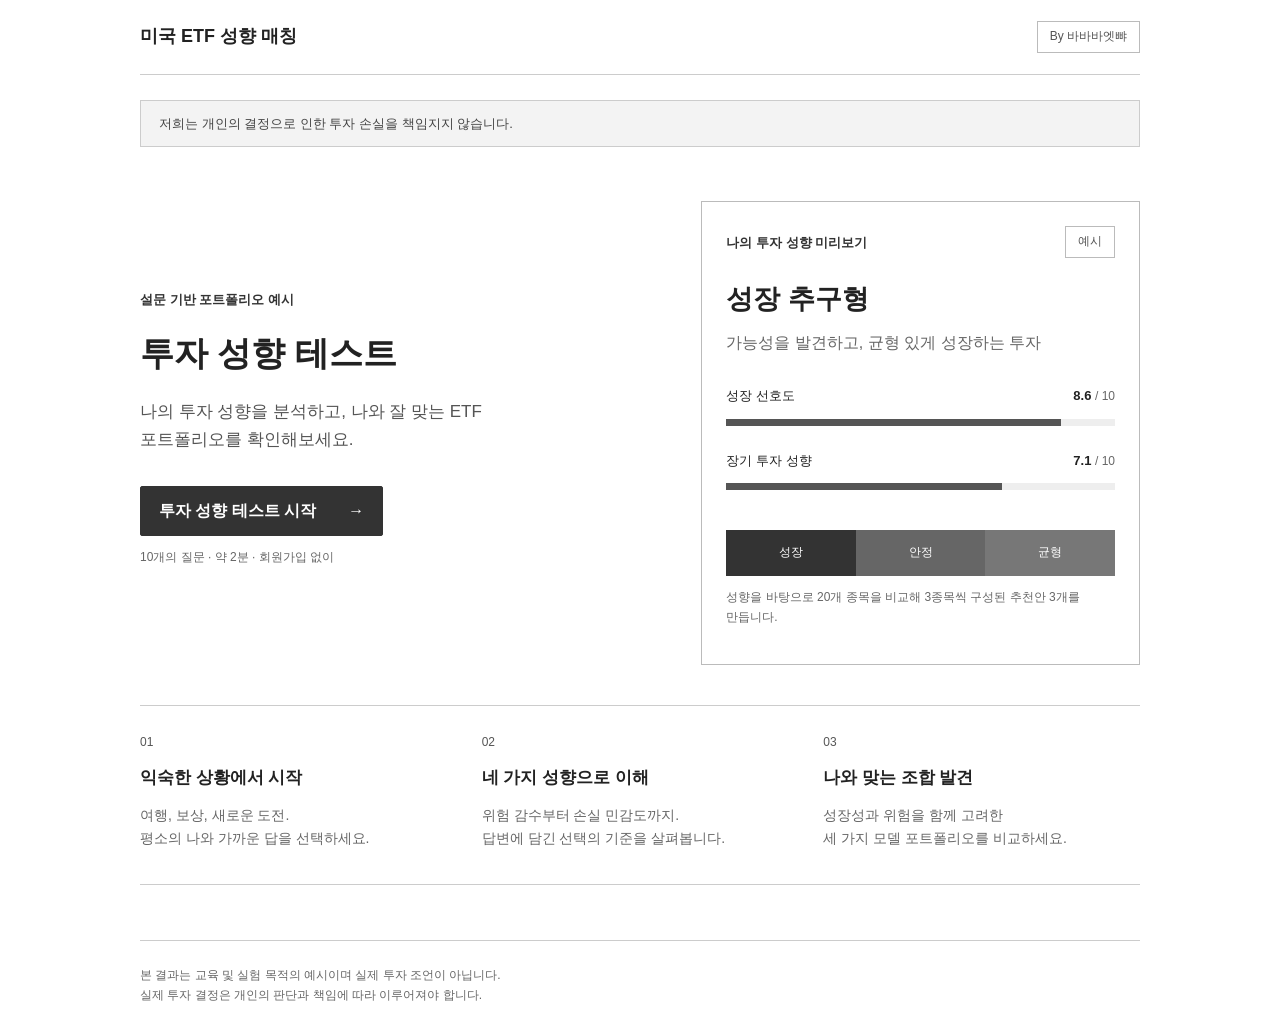
<file: index.html>
<!doctype html><html lang="ko"><head><meta charset="utf-8"><meta name="viewport" content="width=device-width,initial-scale=1"><title>미국 ETF 성향 매칭</title><meta name="description" content="10가지 일상 속 선택으로 알아보는 투자 성향과 교육용 모델 포트폴리오"><link rel="stylesheet" href="./static/css/style.css"><script defer src="./static/js/pages-data.js"></script><script defer src="./static/js/pages-logic.js"></script><script defer src="./static/js/pages.js"></script></head><body><header><a class="brand" href="#home"><span class="brand-mark">↗</span> 미국 ETF 성향 매칭</a><span class="pill">By 바바바엣뺘</span></header><main><div class="notice">저희는 개인의 결정으로 인한 투자 손실을 책임지지 않습니다.</div><div id="view-home">
<section class="hero"><div><span class="eyebrow">설문 기반 포트폴리오 예시</span><h1>투자 성향 테스트</h1><p class="lead">나의 투자 성향을 분석하고, 나와 잘 맞는 ETF 포트폴리오를 확인해보세요.</p><a class="button" href="#test">투자 성향 테스트 시작 <span>→</span></a><p class="muted small">10개의 질문 · 약 2분 · 회원가입 없이</p></div>
<div class="preview card"><div class="row"><span class="eyebrow">나의 투자 성향 미리보기</span><span class="pill">예시</span></div><h2>성장 추구형</h2><p class="muted">가능성을 발견하고, 균형 있게 성장하는 투자</p><div class="sample-bars"><div><span>성장 선호도</span><b>8.6 <small>/ 10</small></b></div><progress max="10" value="8.6"></progress><div><span>장기 투자 성향</span><b>7.1 <small>/ 10</small></b></div><progress max="10" value="7.1"></progress></div><div class="mini-allocation"><span>성장</span><span>안정</span><span>균형</span></div><p class="small muted">성향을 바탕으로 20개 종목을 비교해 3종목씩 구성된 추천안 3개를 만듭니다.</p></div></section>
<section class="features"><div><span>01</span><h3>익숙한 상황에서 시작</h3><p>여행, 보상, 새로운 도전.<br>평소의 나와 가까운 답을 선택하세요.</p></div><div><span>02</span><h3>네 가지 성향으로 이해</h3><p>위험 감수부터 손실 민감도까지.<br>답변에 담긴 선택의 기준을 살펴봅니다.</p></div><div><span>03</span><h3>나와 맞는 조합 발견</h3><p>성장성과 위험을 함께 고려한<br>세 가지 모델 포트폴리오를 비교하세요.</p></div></section><p class="small muted"></p>
</div><div id="view-test" hidden><section class="narrow"><div class="page-heading"><span class="eyebrow">나를 알아보는 10가지 선택</span><h1>평소의 나와<br>가장 가까운 답을 골라주세요.</h1><p class="muted">정답은 없어요. 편안하게 선택해주세요.</p></div><form id="quiz" class="card">
<div class="row"><strong id="question-count">질문 1 / 10</strong><span class="muted small">투자 성향 테스트</span></div><progress id="quiz-progress" max="10" value="1"></progress>
<fieldset data-question="0" ><legend>친구와 여행을 간다면 어떤 쪽이 더 끌리나요?</legend><label class="option"><input type="radio" name="q1" value="0"><span class="option-letter">A</span><span>일정과 숙소가 모두 확정된 편안한 여행</span></label><label class="option"><input type="radio" name="q1" value="1"><span class="option-letter">B</span><span>계획은 있지만 즉흥적인 선택도 가능한 여행</span></label><label class="option"><input type="radio" name="q1" value="2"><span class="option-letter">C</span><span>변수는 많지만 특별한 경험을 할 수 있는 여행</span></label></fieldset><fieldset data-question="1" hidden><legend>두 가지 이상의 보상 중 하나를 고를 수 있다면?</legend><label class="option"><input type="radio" name="q2" value="0"><span class="option-letter">A</span><span>무조건 5만 원</span></label><label class="option"><input type="radio" name="q2" value="1"><span class="option-letter">B</span><span>50% 확률로 12만 원</span></label><label class="option"><input type="radio" name="q2" value="2"><span class="option-letter">C</span><span>20% 확률로 30만 원</span></label></fieldset><fieldset data-question="2" hidden><legend>사고 싶은 10만 원짜리 물건이 6개월 뒤 7만 원이 된다면?</legend><label class="option"><input type="radio" name="q3" value="0"><span class="option-letter">A</span><span>지금 산다</span></label><label class="option"><input type="radio" name="q3" value="1"><span class="option-letter">B</span><span>조금 고민한다</span></label><label class="option"><input type="radio" name="q3" value="2"><span class="option-letter">C</span><span>6개월 기다린다</span></label></fieldset><fieldset data-question="3" hidden><legend>게임에서 아이템 강화에 실패하면 아이템이 사라질 수도 있다면?</legend><label class="option"><input type="radio" name="q4" value="0"><span class="option-letter">A</span><span>안전한 단계에서 멈춘다</span></label><label class="option"><input type="radio" name="q4" value="1"><span class="option-letter">B</span><span>성공 확률을 보고 몇 번 더 시도한다</span></label><label class="option"><input type="radio" name="q4" value="2"><span class="option-letter">C</span><span>성공하면 강해지므로 계속 도전한다</span></label></fieldset><fieldset data-question="4" hidden><legend>새로운 프로젝트를 고를 때 어떤 쪽이 더 끌리나요?</legend><label class="option"><input type="radio" name="q5" value="0"><span class="option-letter">A</span><span>결과가 예측 가능하고 안정적인 프로젝트</span></label><label class="option"><input type="radio" name="q5" value="1"><span class="option-letter">B</span><span>안정성과 가능성이 적당히 섞인 프로젝트</span></label><label class="option"><input type="radio" name="q5" value="2"><span class="option-letter">C</span><span>실패할 수 있지만 성공하면 크게 주목받는 프로젝트</span></label></fieldset><fieldset data-question="5" hidden><legend>100만 원을 받았는데 당장 쓸 필요는 없다면?</legend><label class="option"><input type="radio" name="q6" value="0"><span class="option-letter">A</span><span>언제든 사용할 수 있는 곳에 둔다</span></label><label class="option"><input type="radio" name="q6" value="1"><span class="option-letter">B</span><span>일부는 보관하고 일부는 장기적으로 묶는다</span></label><label class="option"><input type="radio" name="q6" value="2"><span class="option-letter">C</span><span>오래 기다려도 더 큰 보상을 기대하는 곳에 둔다</span></label></fieldset><fieldset data-question="6" hidden><legend>내가 선택한 것이 20% 정도 손해를 봤다면?</legend><label class="option"><input type="radio" name="q7" value="0"><span class="option-letter">A</span><span>더 큰 손실이 걱정되어 바로 정리한다</span></label><label class="option"><input type="radio" name="q7" value="1"><span class="option-letter">B</span><span>상황을 다시 확인한 후 결정한다</span></label><label class="option"><input type="radio" name="q7" value="2"><span class="option-letter">C</span><span>장기적인 가능성이 있다면 계속 기다린다</span></label></fieldset><fieldset data-question="7" hidden><legend>새로운 기술 제품이 출시되었을 때 나는?</legend><label class="option"><input type="radio" name="q8" value="0"><span class="option-letter">A</span><span>충분히 검증된 후 구매한다</span></label><label class="option"><input type="radio" name="q8" value="1"><span class="option-letter">B</span><span>후기와 평가를 본 뒤 구매한다</span></label><label class="option"><input type="radio" name="q8" value="2"><span class="option-letter">C</span><span>새로운 기술이면 초기부터 사용한다</span></label></fieldset><fieldset data-question="8" hidden><legend>직업을 고른다면 어떤 쪽이 더 끌리나요?</legend><label class="option"><input type="radio" name="q9" value="0"><span class="option-letter">A</span><span>연봉은 일정하지만 매우 안정적인 직업</span></label><label class="option"><input type="radio" name="q9" value="1"><span class="option-letter">B</span><span>안정성과 성과 보상이 적당히 섞인 직업</span></label><label class="option"><input type="radio" name="q9" value="2"><span class="option-letter">C</span><span>수입 변동은 크지만 성공하면 많이 벌 수 있는 직업</span></label></fieldset><fieldset data-question="9" hidden><legend>계획대로 일이 진행되지 않을 때 나는?</legend><label class="option"><input type="radio" name="q10" value="0"><span class="option-letter">A</span><span>최대한 원래 계획으로 돌아가려고 한다</span></label><label class="option"><input type="radio" name="q10" value="1"><span class="option-letter">B</span><span>상황을 보고 유연하게 수정한다</span></label><label class="option"><input type="radio" name="q10" value="2"><span class="option-letter">C</span><span>예상 밖의 변화도 새로운 기회라고 생각한다</span></label></fieldset>
<div class="quiz-nav"><button class="secondary" type="button" id="previous" disabled>← 이전</button><button type="button" id="next">다음 질문 →</button></div><p id="quiz-error" class="error" role="alert"></p></form><p class="small muted">이 테스트는 브라우저 안에서만 분석하며 답변을 외부로 전송하지 않습니다.<br>투자 예정 금액은 브라우저에서만 계산하며 전송하지 않습니다.</p><noscript>설문 진행을 위해 JavaScript를 활성화해주세요.</noscript></section></div><div id="view-analyzing" hidden><section class="narrow analysis card" id="analysis"><div class="spinner" aria-hidden="true"></div><span class="eyebrow">나의 선택을 연결하는 중</span><h1 id="analysis-title" aria-live="polite">투자 성향을 분석하고 있습니다...</h1><p class="muted">답변에 담긴 성향과 종목의 특성을 차근차근 비교합니다.</p><ol class="steps"><li id="stage-profile" class="active">투자 성향 분석 중</li><li id="stage-portfolio">ETF 데이터 비교 및 포트폴리오 구성 대기</li></ol><progress id="analysis-progress" value="15" max="100"></progress><p class="small muted">분석 진행 중</p><p id="analysis-error" class="error" role="alert"></p><a href="#test" class="secondary">테스트로 돌아가기</a></section></div><div id="view-result" hidden></div><noscript>테스트를 이용하려면 브라우저의 JavaScript를 활성화해주세요.</noscript></main><footer>본 결과는 교육 및 실험 목적의 예시이며 실제 투자 조언이 아닙니다.<br>실제 투자 결정은 개인의 판단과 책임에 따라 이루어져야 합니다.</footer></body></html>
</file>
<file: static/css/style.css>
:root{--ink:#162e3d;--muted:#70818b;--teal:#087e85;--blue:#417bce;--line:#deE7e9;--bg:#f5f8f8}*{box-sizing:border-box}body{margin:0;background:var(--bg);color:var(--ink);font-family:Pretendard,-apple-system,BlinkMacSystemFont,"Apple SD Gothic Neo","Noto Sans KR",sans-serif;line-height:1.65;word-break:keep-all}header,main,footer{max-width:1160px;margin:auto}header{height:96px;display:flex;align-items:center;justify-content:space-between;border-bottom:1px solid var(--line)}a{color:inherit;text-decoration:none}button,input{font:inherit}button,.button{cursor:pointer;border:0;background:var(--teal);color:white;border-radius:12px;padding:16px 24px;font-weight:700;display:inline-flex;gap:32px;align-items:center;justify-content:center;transition:background .2s}button:hover,.button:hover{background:#05636a}.button{margin-top:20px}button:disabled{opacity:.4;cursor:default}.brand{display:flex;align-items:center;gap:10px;font-weight:800;font-size:19px}.brand-mark{background:var(--teal);color:white;width:34px;height:34px;border-radius:10px;text-align:center;font-size:26px;line-height:34px}.pill{border:1px solid var(--line);background:#fff;border-radius:30px;padding:5px 12px;font-size:12px;color:var(--muted);white-space:nowrap}main{min-height:65vh;padding-top:25px}.notice{background:#eaf3f3;color:#38666b;border:1px solid #d6e7e8;font-size:13px;padding:12px 18px;border-radius:10px;margin-bottom:24px}.hero{display:grid;grid-template-columns:1.2fr 1fr;gap:70px;align-items:center;padding:55px 0 65px}.eyebrow{font-size:13px;color:var(--teal);font-weight:750;letter-spacing:.04em}h1{font-size:44px;line-height:1.3;letter-spacing:-1.8px;margin:18px 0 23px}em{color:var(--teal);font-style:normal}h2{font-size:27px;letter-spacing:-.8px;line-height:1.4}h3{font-size:20px}p{margin:12px 0}.lead{font-size:17px;color:#586d78;max-width:440px}.muted,small{color:var(--muted)}.small,small{font-size:12px}small{font-weight:400}.card{background:white;border:1px solid var(--line);border-radius:22px;padding:32px;box-shadow:0 12px 35px #17353b05}.preview{box-shadow:0 20px 55px #123a4510;transform:rotate(-1deg)}.preview h2{font-size:31px;margin-bottom:8px}.row{display:flex;justify-content:space-between;align-items:center;gap:12px}.sample-bars{padding:16px 0}.sample-bars>div{display:flex;justify-content:space-between;font-size:13px}progress{appearance:none;width:100%;height:8px;border:none;border-radius:8px;overflow:hidden;display:block;margin:12px 0 24px;background:#eef2f3}progress::-webkit-progress-bar{background:#eef2f3}progress::-webkit-progress-value{background:var(--teal);border-radius:8px}progress::-moz-progress-bar{background:var(--teal)}.mini-allocation{display:flex;border-radius:9px;overflow:hidden}.mini-allocation span{padding:13px;width:33.333%;background:var(--teal);color:white;text-align:center;font-size:12px}.mini-allocation span:nth-child(2){background:var(--blue)}.mini-allocation span:nth-child(3){background:#a6c9d1}.features{display:grid;grid-template-columns:repeat(3,1fr);border-top:1px solid var(--line);border-bottom:1px solid var(--line);padding:30px 0;gap:45px}.features span{font-size:12px;color:var(--teal)}.features h3{font-size:17px;margin:10px 0}.features p{font-size:14px;color:var(--muted)}footer{margin:55px auto 30px;padding-top:25px;border-top:1px solid var(--line);font-size:12px;color:var(--muted)}.narrow{max-width:730px;margin:25px auto 0}.page-heading h1{font-size:32px}.page-heading{margin-bottom:30px}fieldset{border:0;padding:15px 0;margin:0;min-width:0}fieldset[hidden]{display:none}legend{font-size:22px;font-weight:700;line-height:1.5;margin-bottom:18px}.option{display:flex;align-items:center;gap:14px;padding:17px 16px;border:1px solid var(--line);border-radius:12px;margin:12px 0;cursor:pointer;font-size:15px}.option input{accent-color:var(--teal);width:17px;height:17px;flex-shrink:0}.option:has(input:checked){border-color:var(--teal);background:#eff8f7}.option-letter{color:var(--teal);font-size:12px;font-weight:700}.quiz-nav{display:flex;justify-content:space-between;gap:12px;margin-top:22px}.secondary{background:white;color:var(--ink);border:1px solid var(--line);border-radius:10px;padding:11px 16px;font-size:13px;display:inline-block}.secondary:hover{background:#eaf1f1}.error{color:#b34440;font-size:13px;min-height:0}.error:empty{display:none}.analysis{text-align:center;margin-top:60px;padding:50px}.analysis h1{font-size:27px}.spinner{width:48px;height:48px;border:4px solid #dceced;border-top-color:var(--teal);border-radius:50%;margin:0 auto 25px;animation:spin 1s linear infinite}@keyframes spin{to{transform:rotate(360deg)}}.steps{list-style:none;padding:15px 0;text-align:left}.steps li{padding:14px 18px;margin:10px 0;border-radius:10px;background:#f5f7f7;color:var(--muted);font-size:14px}.steps .active{background:#edf7f6;color:var(--teal)}.steps .done{color:var(--teal)}.result-heading{margin:20px 0 30px}.result-heading h1{font-size:32px;margin-bottom:0}.result-grid{display:grid;grid-template-columns:.9fr 1.1fr;gap:22px}.profile{background:#ecf5f4}.profile h2{font-size:34px;color:#126870}.profile p{font-size:15px;color:#567078}.scores{margin-top:30px}.scores .row{font-size:13px}.allocation-bar{display:flex;border-radius:13px;overflow:hidden;margin:30px 0 16px;height:65px}.allocation-bar div{display:flex;align-items:center;justify-content:center;background:var(--teal);color:white;font-size:20px;font-weight:700}.allocation-bar div:nth-child(2),.color-2{background:var(--blue)!important}.allocation-bar div:nth-child(3),.color-3{background:#87b2bd!important}.legend{display:flex;justify-content:space-between;gap:10px;font-size:12px}.legend span{display:flex;align-items:center;gap:7px}.legend i{display:inline-block;width:8px;height:8px;border-radius:50%;background:var(--teal)}.amount-box{border-top:1px solid var(--line);margin-top:25px;padding-top:20px}.amount-box label{font-size:13px;font-weight:700}.amount-input{display:flex;align-items:center;gap:10px;background:#f5f8f8;border:1px solid var(--line);border-radius:9px;padding:10px 14px;margin-top:8px}.amount-input input{width:100%;border:0;background:none;font-size:22px;color:var(--ink);outline-offset:4px}.amounts{display:grid;grid-template-columns:repeat(3,1fr);gap:12px;margin-top:18px}.amounts span{font-size:12px;color:var(--muted);display:block}.amounts strong{font-size:14px}.section-heading{display:flex;justify-content:space-between;align-items:center;margin-top:35px}.stock-grid{display:grid;grid-template-columns:repeat(3,1fr);gap:20px}.stock-card{padding:25px}.ticker{display:inline-block;background:var(--teal);color:white;padding:5px 10px;border-radius:7px;font-weight:700;font-size:12px}.stock-card h3{margin-bottom:0}.weight{font-size:38px;letter-spacing:-1px;margin:12px 0}.weight small{font-size:13px;letter-spacing:0;margin-left:5px}dl{font-size:12px}dl div{display:flex;justify-content:space-between;gap:10px;margin:11px 0}dt{color:var(--muted)}dd{margin:0;font-weight:600;text-align:right}.reason{border-top:1px solid var(--line);padding-top:15px;margin-top:20px}.reason h4{font-size:13px;margin:0}.reason p{font-size:13px;color:#647a84;line-height:1.8}.explanation{margin-top:24px}.explanation h2{font-size:22px}.explanation p{font-size:14px}a:focus-visible,button:focus-visible,input:focus-visible{outline:3px solid #62b6cf;outline-offset:4px}@media(max-width:1200px){header,main,footer{margin-left:28px;margin-right:28px}}@media(max-width:760px){header{height:76px}.brand{font-size:15px}.brand-mark{width:29px;height:29px;line-height:29px}.pill{font-size:10px;padding:4px 9px}.hero{grid-template-columns:1fr;gap:30px;padding:30px 0}h1{font-size:35px}.preview{transform:none}.features{gap:20px;grid-template-columns:1fr}.features div+div{border-top:1px solid var(--line);padding-top:20px}.result-grid,.stock-grid{grid-template-columns:1fr}.result-heading{align-items:flex-start}.result-heading h1{font-size:25px}.card{padding:24px}.section-heading{display:block;margin-bottom:20px}.section-heading h2{margin-bottom:0}.analysis{padding:30px 22px;margin-top:30px}.analysis h1{font-size:22px}.page-heading h1{font-size:27px}legend{font-size:20px}.option{font-size:14px;padding:14px 10px}.option-letter{display:none}.amounts{gap:6px}.amounts strong{font-size:12px}.legend{font-size:11px;gap:4px}header,main,footer{margin-left:18px;margin-right:18px}.notice{font-size:12px}button{padding:13px 16px}.result-heading .secondary{white-space:nowrap;padding:8px;font-size:11px}}@media(prefers-reduced-motion:reduce){*{animation:none!important;transition:none!important}}

/* 단순한 흑백 화면: 색상과 장식만 변경, 기존 기능 유지 */
:root{--ink:#222;--muted:#666;--teal:#333;--blue:#666;--line:#ccc;--bg:#fff}
body{background:#fff;font-family:Arial,"Apple SD Gothic Neo","Malgun Gothic",sans-serif}
header,main,footer{max-width:1000px}
header{height:75px}
.brand{font-size:18px;font-weight:700}
.brand-mark{display:none}
.pill{border-radius:0;background:#fff;color:#555;border-color:#bbb}
.notice{background:#f3f3f3;color:#444;border-color:#ccc;border-radius:0}
h1,h2,h3{letter-spacing:0}
h1{font-size:34px}
h2{font-size:24px}
em,.eyebrow{color:#333}
.eyebrow{letter-spacing:0;font-weight:600}
.lead,.profile p,.reason p{color:#555}
.hero{gap:35px;padding:30px 0 40px}
.card{border:1px solid #bbb;border-radius:0;padding:24px;box-shadow:none}
.preview{transform:none;box-shadow:none}
.preview h2,.profile h2{font-size:27px;color:#222}
.profile{background:#f6f6f6}
button,.button{background:#333;color:#fff;border:1px solid #333;border-radius:2px;padding:11px 18px;transition:none}
button:hover,.button:hover{background:#555}
.secondary{background:#fff;color:#222;border:1px solid #aaa;border-radius:2px;padding:9px 14px}
.secondary:hover{background:#eee}
progress{border-radius:0;background:#eee;height:7px}
progress::-webkit-progress-bar{background:#eee}
progress::-webkit-progress-value{background:#555;border-radius:0}
progress::-moz-progress-bar{background:#555}
.mini-allocation,.allocation-bar{border-radius:0}
.mini-allocation span,.allocation-bar div,.ticker{background:#333;border-radius:0}
.mini-allocation span:nth-child(2),.allocation-bar div:nth-child(2),.color-2{background:#666!important}
.mini-allocation span:nth-child(3),.allocation-bar div:nth-child(3),.color-3{background:#777!important}
.features{gap:25px;padding:22px 0}
.features span{color:#555}
.option{border-radius:0;border-color:#bbb;padding:13px}
.option:has(input:checked){border-color:#333;background:#eee}
.option-letter{color:#444}
.option input{accent-color:#333}
.amount-input{background:#fafafa;border-radius:0;border-color:#aaa}
.steps li{border-radius:0;background:#f4f4f4;color:#666}
.steps .active{background:#e8e8e8;color:#222}
.steps .done{color:#222}
.spinner{border-color:#ddd;border-top-color:#333}
.analysis{padding:32px}
.weight{font-size:32px;letter-spacing:0}
.error{color:#222;font-weight:700}
a:focus-visible,button:focus-visible,input:focus-visible{outline:2px solid #222;outline-offset:3px}
@media(max-width:760px){h1{font-size:29px}.hero{gap:24px}.card{padding:20px}.brand{font-size:15px}}

.plan-options{display:flex;flex-wrap:wrap;gap:10px;margin:16px 0}.plan-options [aria-current="page"],.plan-options [aria-pressed="true"]{background:#333;color:white}.result-grid{margin-top:22px}
</file>
